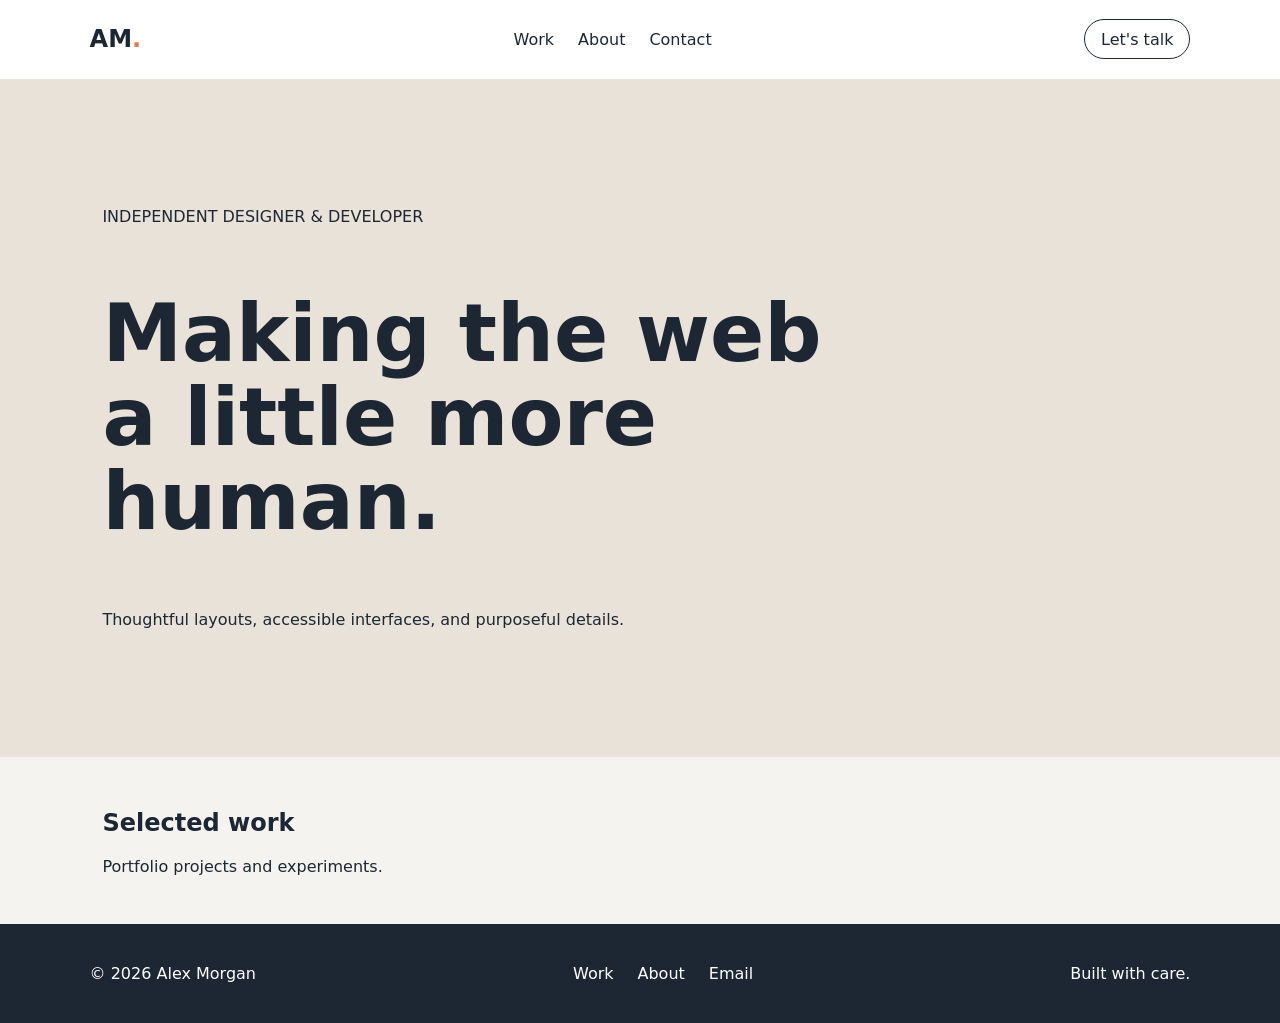
<file: P10_Advanced-Flexbox/index.html>
<!doctype html>
<html lang="en">
<head>
  <meta charset="UTF-8">
  <meta name="viewport" content="width=device-width, initial-scale=1.0">
  <title>Portfolio Header and Footer with Advanced Flexbox</title>
  <link rel="stylesheet" href="style.css">
</head>
<body>
<header class="header"><a class="brand" href="#">AM<span>.</span></a><nav><a href="#work">Work</a><a href="#about">About</a><a href="#contact">Contact</a></nav><a class="hire" href="mailto:alex@example.com">Let's talk</a></header>
<main><section class="intro"><p>INDEPENDENT DESIGNER & DEVELOPER</p><h1>Making the web a little more human.</h1><p>Thoughtful layouts, accessible interfaces, and purposeful details.</p></section><section id="work"><h2>Selected work</h2><p>Portfolio projects and experiments.</p></section></main>
<footer class="footer"><p>© 2026 Alex Morgan</p><nav><a href="#work">Work</a><a href="#about">About</a><a href="mailto:alex@example.com">Email</a></nav><p>Built with care.</p></footer>
</body>
</html>
</file>
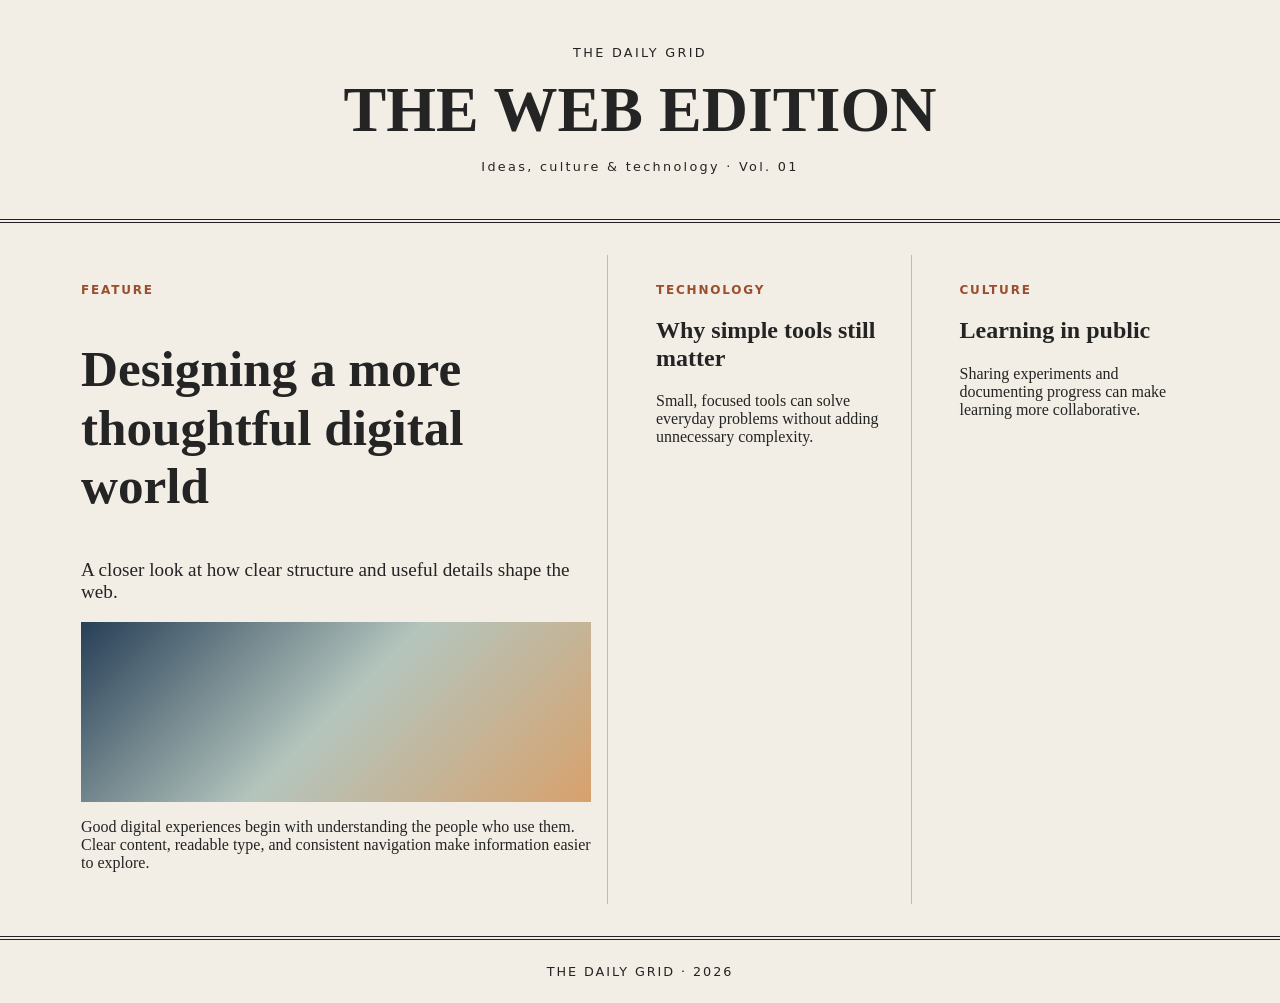
<file: P11_Newspaper-CSS-Grid/index.html>
<!doctype html>
<html lang="en">
<head>
  <meta charset="UTF-8">
  <meta name="viewport" content="width=device-width, initial-scale=1.0">
  <title>Newspaper Three-Column CSS Grid</title>
  <link rel="stylesheet" href="style.css">
</head>
<body>
<header class="masthead"><p>THE DAILY GRID</p><h1>THE WEB EDITION</h1><p>Ideas, culture & technology · Vol. 01</p></header>
<main class="newspaper"><article class="lead"><p class="kicker">FEATURE</p><h2>Designing a more thoughtful digital world</h2><p class="summary">A closer look at how clear structure and useful details shape the web.</p><div class="art"></div><p>Good digital experiences begin with understanding the people who use them. Clear content, readable type, and consistent navigation make information easier to explore.</p></article>
<article><p class="kicker">TECHNOLOGY</p><h2>Why simple tools still matter</h2><p>Small, focused tools can solve everyday problems without adding unnecessary complexity.</p></article>
<article><p class="kicker">CULTURE</p><h2>Learning in public</h2><p>Sharing experiments and documenting progress can make learning more collaborative.</p></article></main><footer>THE DAILY GRID · 2026</footer>
</body>
</html>
</file>
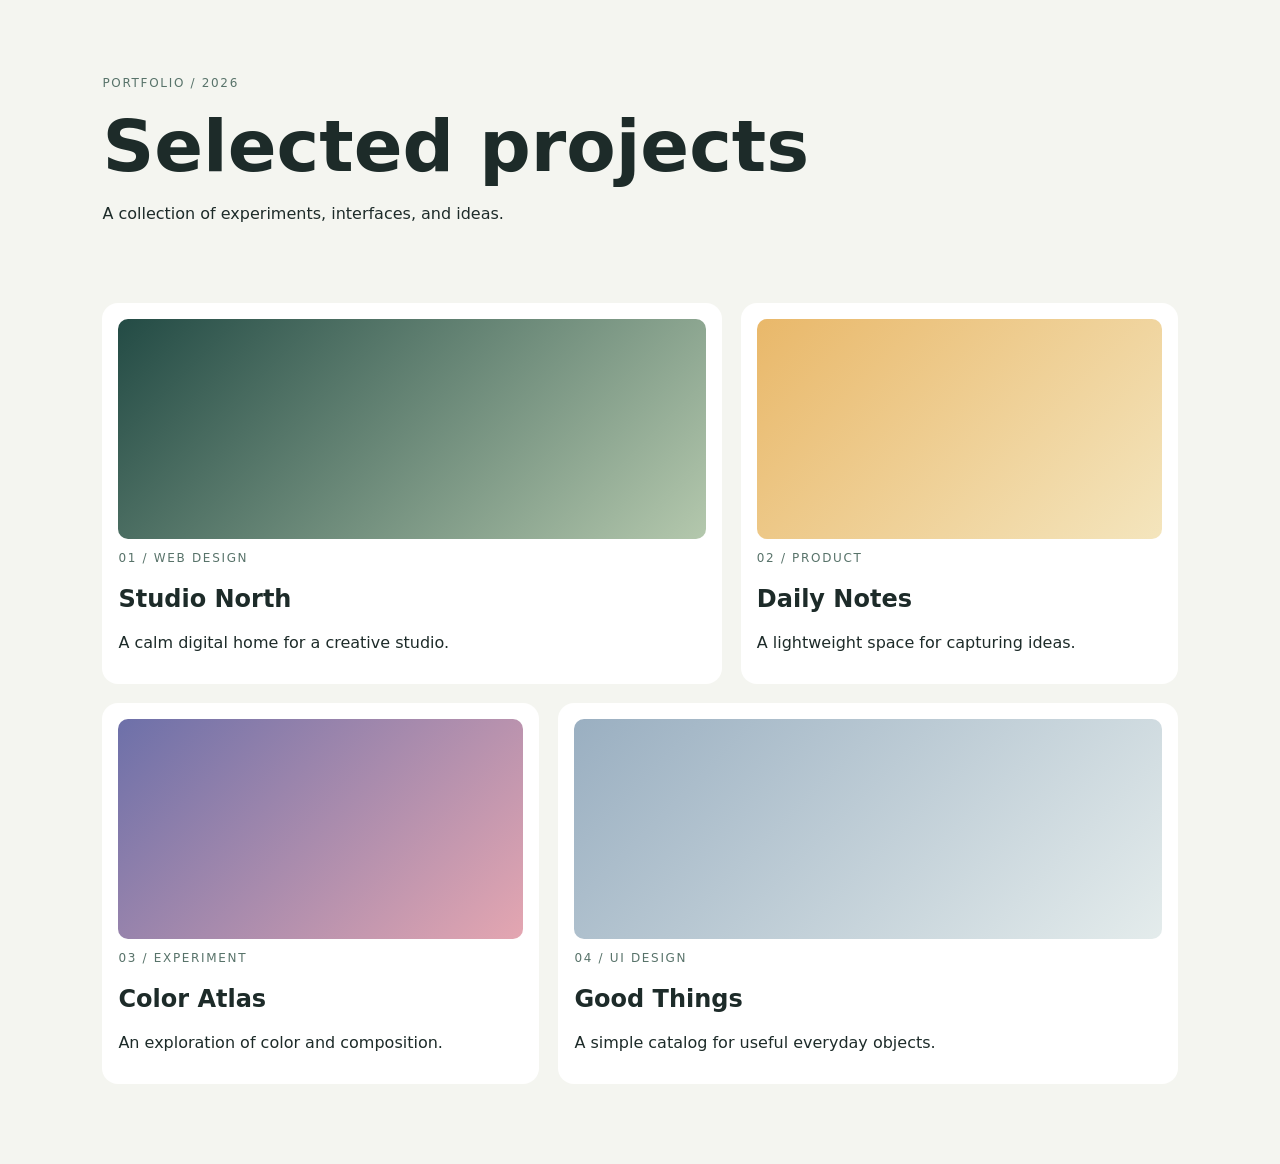
<file: P12_Portfolio-Projects-Grid/index.html>
<!doctype html>
<html lang="en">
<head>
  <meta charset="UTF-8">
  <meta name="viewport" content="width=device-width, initial-scale=1.0">
  <title>Portfolio Projects Grid with Advanced CSS Grid</title>
  <link rel="stylesheet" href="style.css">
</head>
<body>
<header class="intro"><p>PORTFOLIO / 2026</p><h1>Selected projects</h1><p>A collection of experiments, interfaces, and ideas.</p></header>
<main class="project-grid"><article class="project project-one"><div class="visual visual-one"></div><p>01 / WEB DESIGN</p><h2>Studio North</h2><p>A calm digital home for a creative studio.</p></article>
<article class="project project-two"><div class="visual visual-two"></div><p>02 / PRODUCT</p><h2>Daily Notes</h2><p>A lightweight space for capturing ideas.</p></article>
<article class="project project-three"><div class="visual visual-three"></div><p>03 / EXPERIMENT</p><h2>Color Atlas</h2><p>An exploration of color and composition.</p></article>
<article class="project project-four"><div class="visual visual-four"></div><p>04 / UI DESIGN</p><h2>Good Things</h2><p>A simple catalog for useful everyday objects.</p></article></main>
</body>
</html>
</file>
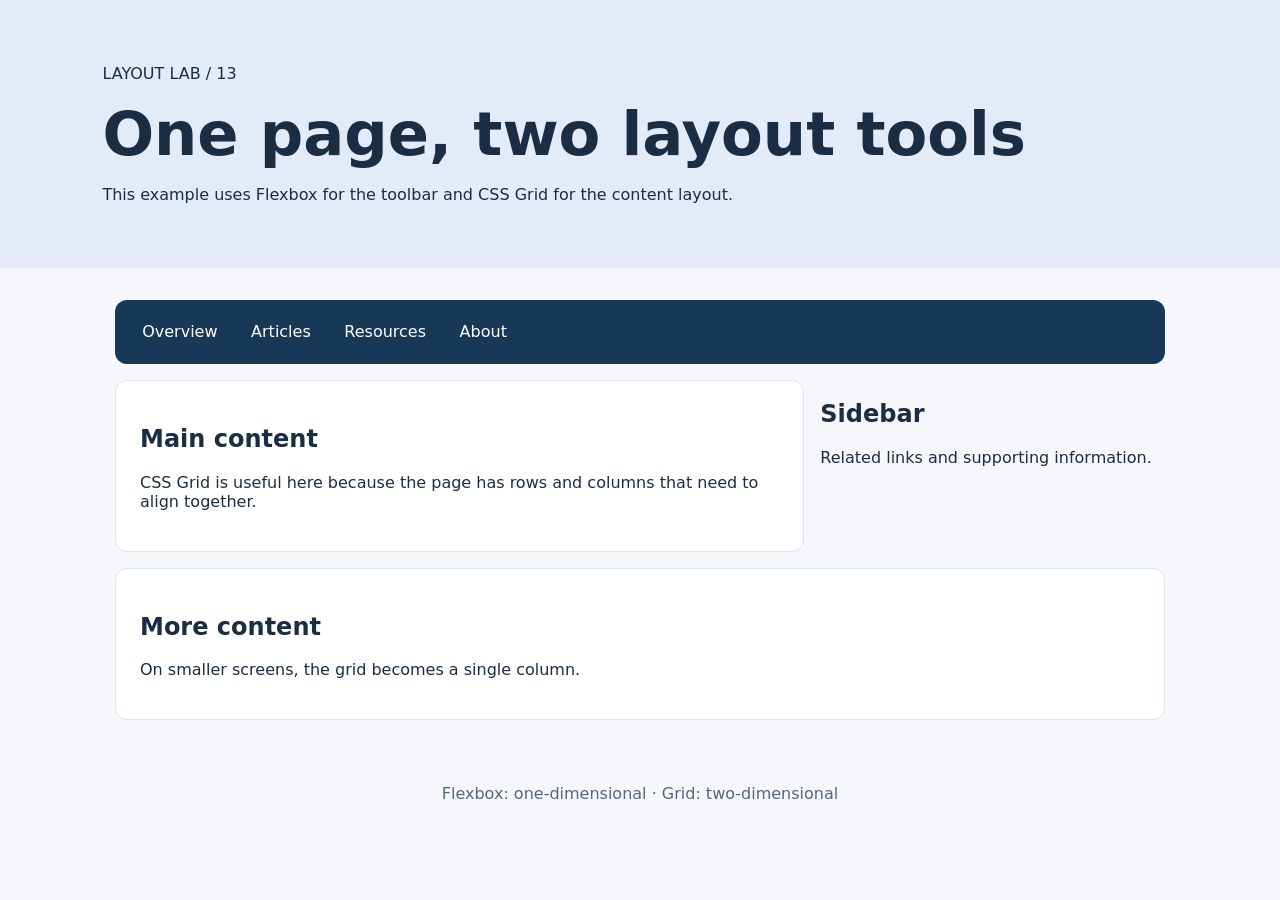
<file: P13_Flexbox-vs-Grid/index.html>
<!doctype html>
<html lang="en">
<head>
  <meta charset="UTF-8">
  <meta name="viewport" content="width=device-width, initial-scale=1.0">
  <title>Choosing between Flexbox and Grid</title>
  <link rel="stylesheet" href="style.css">
</head>
<body>
<header><p>LAYOUT LAB / 13</p><h1>One page, two layout tools</h1><p>This example uses Flexbox for the toolbar and CSS Grid for the content layout.</p></header>
<main><nav class="toolbar"><a href="#">Overview</a><a href="#">Articles</a><a href="#">Resources</a><a href="#">About</a></nav>
<section class="layout"><article class="main-card"><h2>Main content</h2><p>CSS Grid is useful here because the page has rows and columns that need to align together.</p></article><aside class="side-card"><h2>Sidebar</h2><p>Related links and supporting information.</p></aside><article class="bottom-card"><h2>More content</h2><p>On smaller screens, the grid becomes a single column.</p></article></section></main>
<footer>Flexbox: one-dimensional · Grid: two-dimensional</footer>
</body>
</html>
</file>
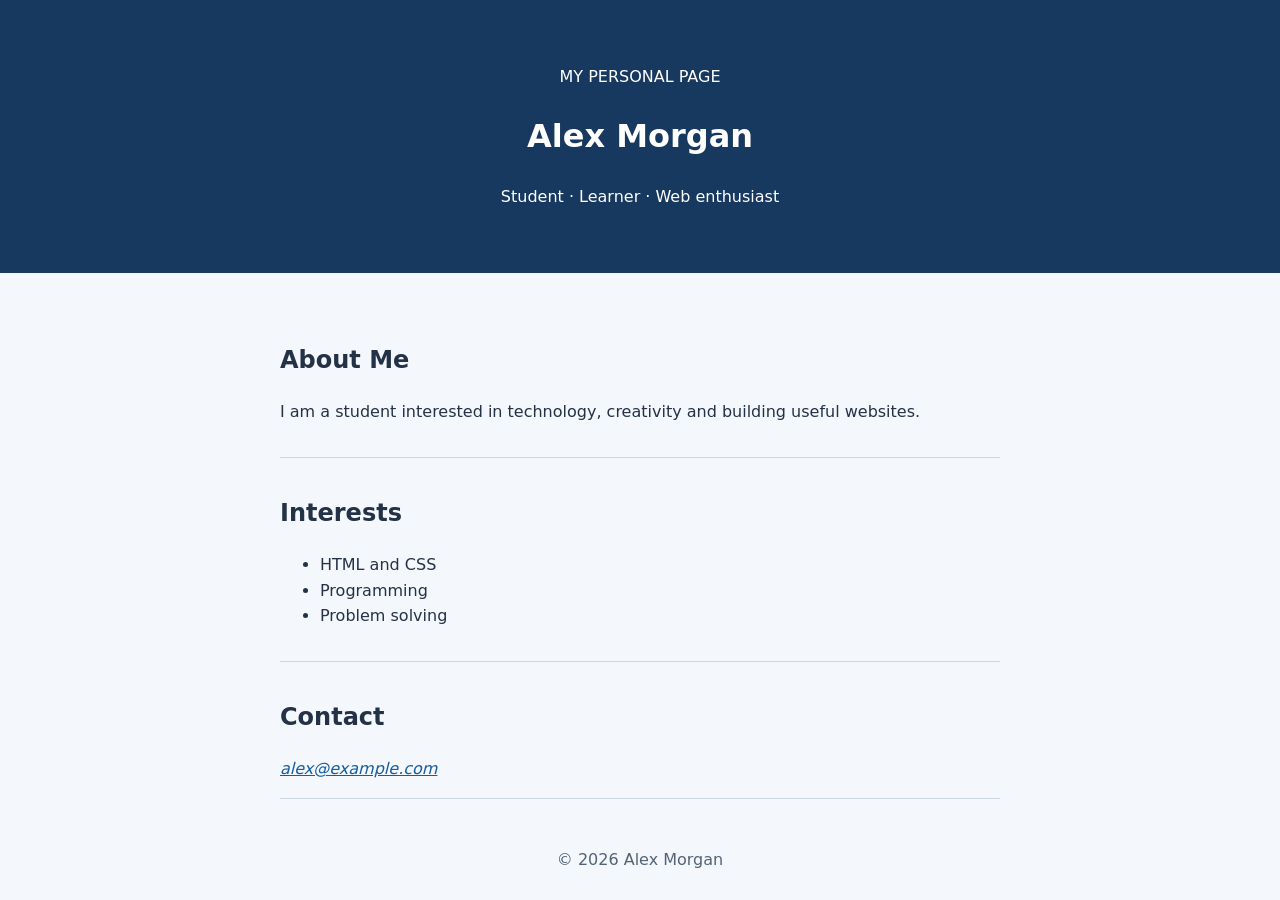
<file: P5_Semantic-Bio-Page/index.html>
<!doctype html>
<html lang="en">
<head>
  <meta charset="UTF-8">
  <meta name="viewport" content="width=device-width, initial-scale=1.0">
  <title>Semantic Bio Page</title>
  <link rel="stylesheet" href="style.css">
</head>
<body>
<header><p>MY PERSONAL PAGE</p><h1>Alex Morgan</h1><p>Student · Learner · Web enthusiast</p></header>
<main>
  <section aria-labelledby="about"><h2 id="about">About Me</h2><p>I am a student interested in technology, creativity and building useful websites.</p></section>
  <section aria-labelledby="interests"><h2 id="interests">Interests</h2><ul><li>HTML and CSS</li><li>Programming</li><li>Problem solving</li></ul></section>
  <section aria-labelledby="contact"><h2 id="contact">Contact</h2><address><a href="mailto:alex@example.com">alex@example.com</a></address></section>
</main><footer>© 2026 Alex Morgan</footer>
</body>
</html>
</file>
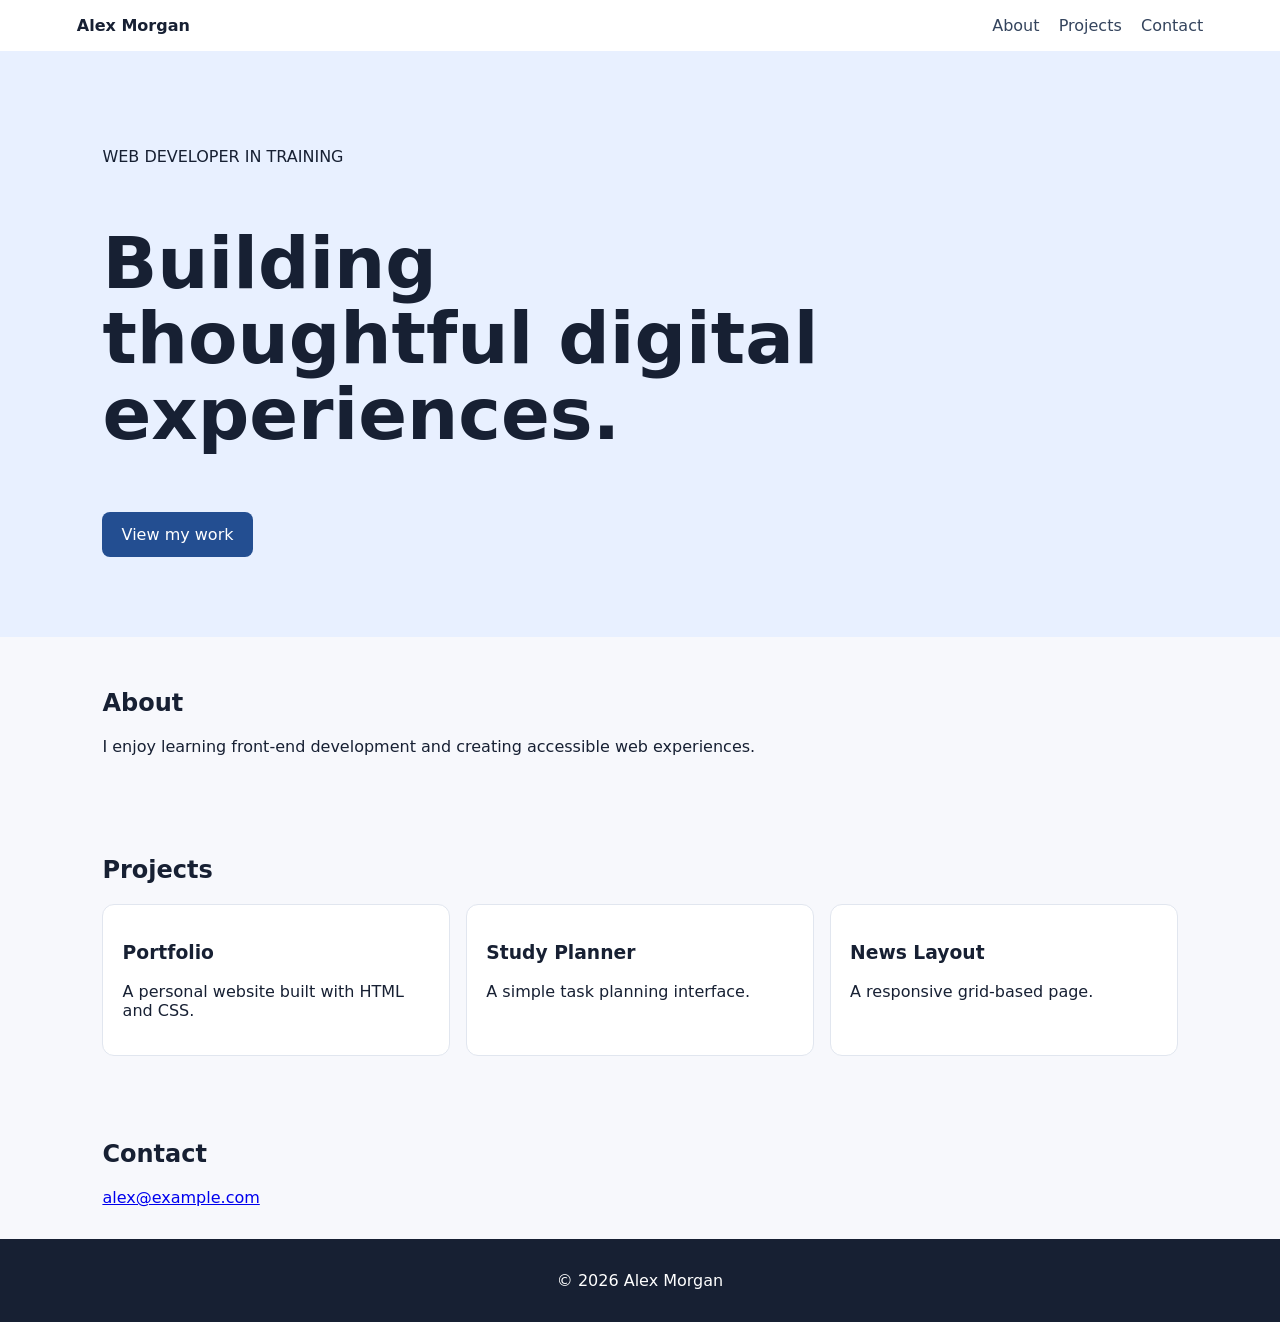
<file: P6_Portfolio-HTML/index.html>
<!doctype html>
<html lang="en">
<head>
  <meta charset="UTF-8">
  <meta name="viewport" content="width=device-width, initial-scale=1.0">
  <title>Full Portfolio Page</title>
  <link rel="stylesheet" href="style.css">
</head>
<body>
<header class="site-header"><a class="brand" href="#">Alex Morgan</a><nav aria-label="Main navigation"><a href="#about">About</a><a href="#projects">Projects</a><a href="#contact">Contact</a></nav></header>
<main>
<section class="hero"><p>WEB DEVELOPER IN TRAINING</p><h1>Building thoughtful digital experiences.</h1><a class="button" href="#projects">View my work</a></section>
<section id="about"><h2>About</h2><p>I enjoy learning front-end development and creating accessible web experiences.</p></section>
<section id="projects"><h2>Projects</h2><div class="cards"><article><h3>Portfolio</h3><p>A personal website built with HTML and CSS.</p></article><article><h3>Study Planner</h3><p>A simple task planning interface.</p></article><article><h3>News Layout</h3><p>A responsive grid-based page.</p></article></div></section>
<section id="contact"><h2>Contact</h2><a href="mailto:alex@example.com">alex@example.com</a></section>
</main><footer>© 2026 Alex Morgan</footer>
</body>
</html>
</file>
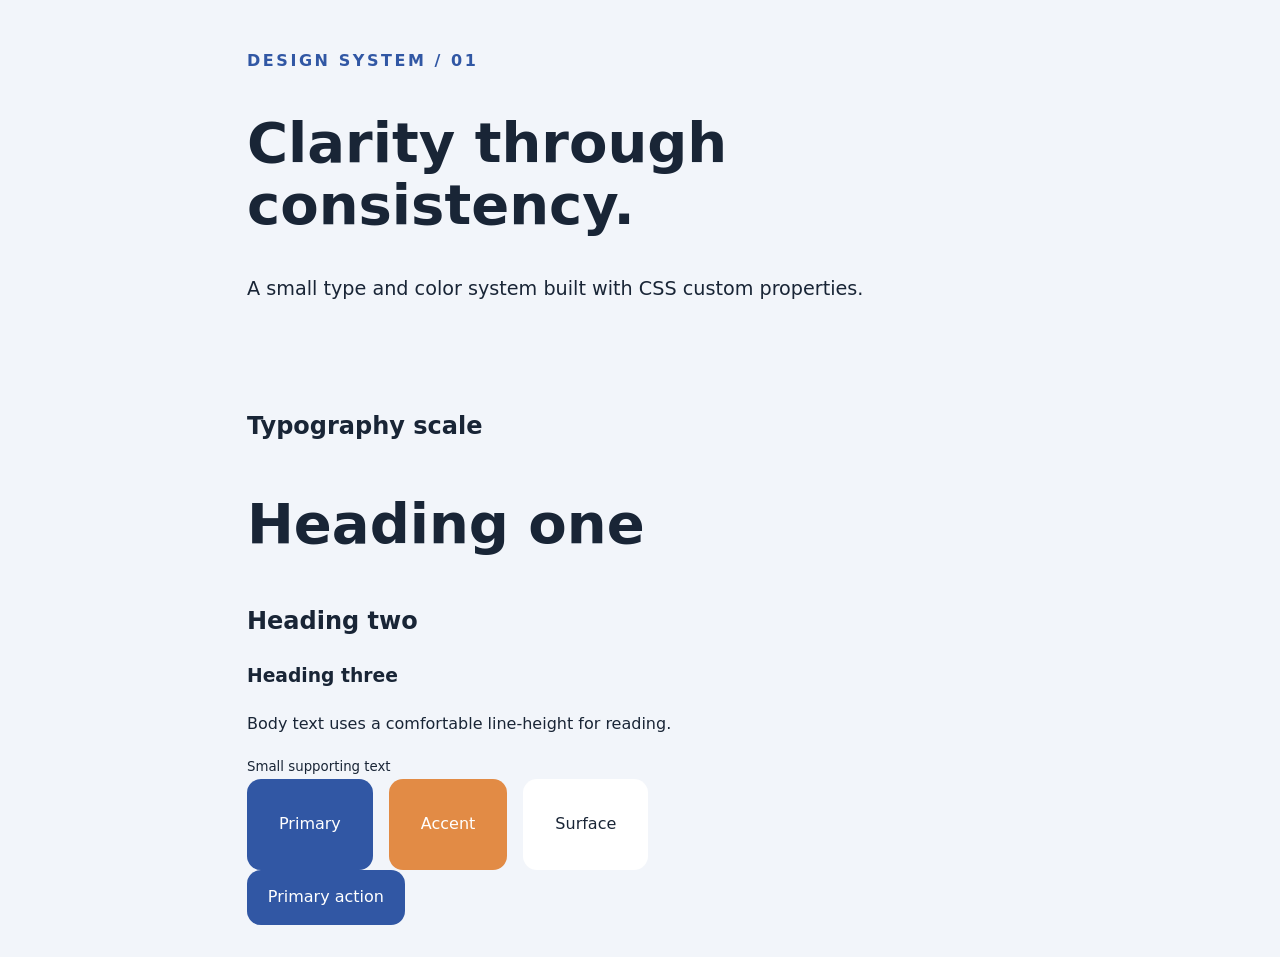
<file: P7_CSS-Design-Tokens/index.html>
<!doctype html>
<html lang="en">
<head>
  <meta charset="UTF-8">
  <meta name="viewport" content="width=device-width, initial-scale=1.0">
  <title>CSS Design Tokens and Typography</title>
  <link rel="stylesheet" href="style.css">
</head>
<body>
<header><p class="eyebrow">DESIGN SYSTEM / 01</p><h1>Clarity through consistency.</h1><p class="lead">A small type and color system built with CSS custom properties.</p></header>
<main><section><h2>Typography scale</h2><h1>Heading one</h1><h2>Heading two</h2><h3>Heading three</h3><p>Body text uses a comfortable line-height for reading.</p><small>Small supporting text</small></section>
<section class="swatches"><div>Primary</div><div>Accent</div><div>Surface</div></section><button>Primary action</button></main>
</body>
</html>
</file>
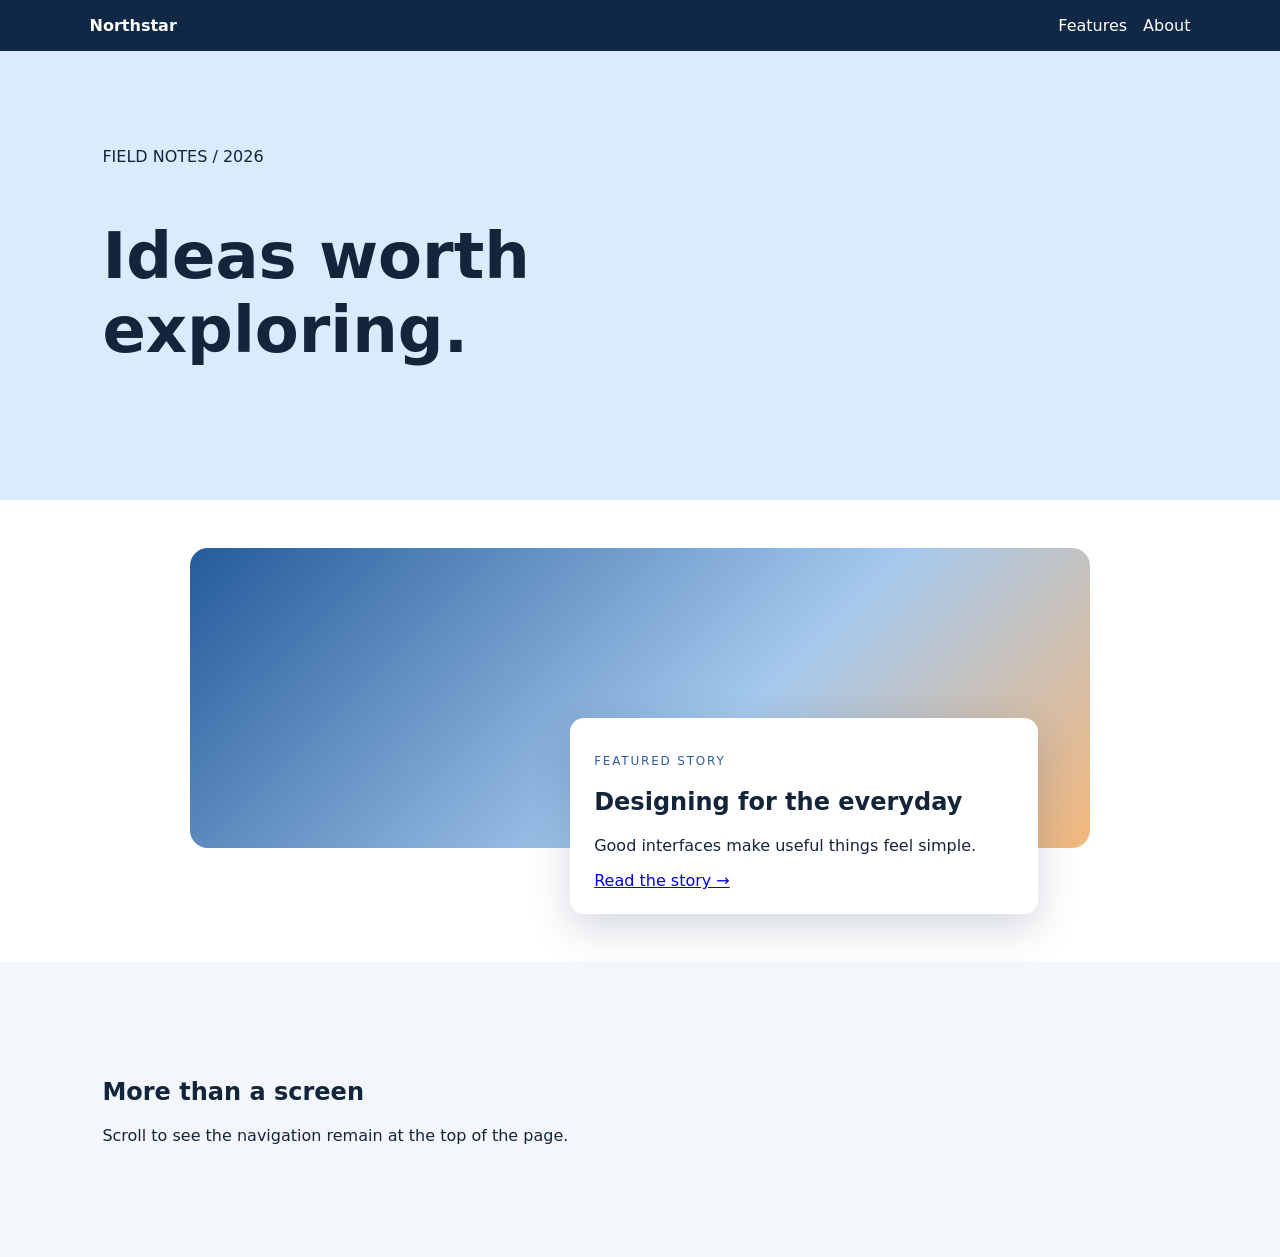
<file: P8_Sticky-Navbar-Card-Overlay/index.html>
<!doctype html>
<html lang="en">
<head>
  <meta charset="UTF-8">
  <meta name="viewport" content="width=device-width, initial-scale=1.0">
  <title>Sticky Navbar and Card Overlay</title>
  <link rel="stylesheet" href="style.css">
</head>
<body>
<nav class="navbar"><strong>Northstar</strong><div><a href="#features">Features</a><a href="#about">About</a></div></nav>
<main><section class="cover"><p>FIELD NOTES / 2026</p><h1>Ideas worth exploring.</h1></section>
<section id="features" class="feature"><div class="photo" role="img" aria-label="Abstract blue gradient artwork"></div><article class="overlay"><p class="tag">FEATURED STORY</p><h2>Designing for the everyday</h2><p>Good interfaces make useful things feel simple.</p><a href="#about">Read the story →</a></article></section>
<section id="about" class="long"><h2>More than a screen</h2><p>Scroll to see the navigation remain at the top of the page.</p></section></main>
</body>
</html>
</file>
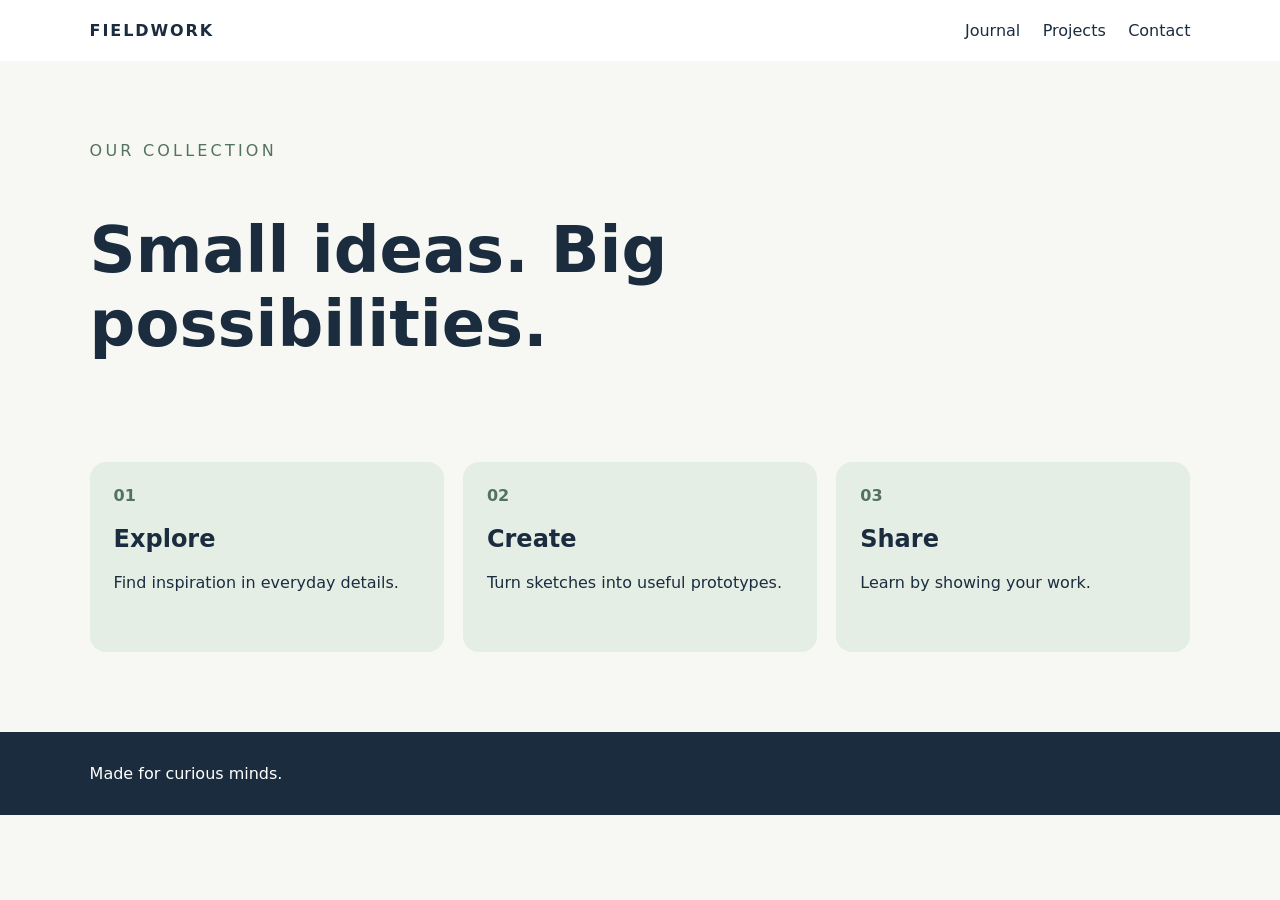
<file: P9_Responsive-Navbar-Flexbox/index.html>
<!doctype html>
<html lang="en">
<head>
  <meta charset="UTF-8">
  <meta name="viewport" content="width=device-width, initial-scale=1.0">
  <title>Responsive Navbar and Card Grid with Flexbox</title>
  <link rel="stylesheet" href="style.css">
</head>
<body>
<header class="top"><a class="logo" href="#">FIELDWORK</a><nav><a href="#journal">Journal</a><a href="#projects">Projects</a><a href="#contact">Contact</a></nav></header>
<main><section class="heading"><p>OUR COLLECTION</p><h1>Small ideas. Big possibilities.</h1></section>
<section id="projects" class="cards"><article><span>01</span><h2>Explore</h2><p>Find inspiration in everyday details.</p></article><article><span>02</span><h2>Create</h2><p>Turn sketches into useful prototypes.</p></article><article><span>03</span><h2>Share</h2><p>Learn by showing your work.</p></article></section></main><footer id="contact">Made for curious minds.</footer>
</body>
</html>
</file>
<file: P10_Advanced-Flexbox/style.css>
:root{font-family:system-ui,sans-serif;color:#1c2733;background:#f5f3ef}*{box-sizing:border-box}body{margin:0;min-height:100vh;display:flex;flex-direction:column}
.header{display:flex;align-items:center;justify-content:space-between;gap:2rem;padding:1.2rem 7%;background:white}
.brand{font-size:1.5rem;font-weight:900;text-decoration:none;color:inherit}.brand span{color:#e27a50}
.header nav,.footer nav{display:flex;gap:1.5rem}.header a,.footer a{color:inherit;text-decoration:none}
.hire{border:1px solid #1c2733;padding:.6rem 1rem;border-radius:99px}.intro{padding:7rem 8%;background:#e8e2d8}
.intro h1{font-size:clamp(2.5rem,7vw,5rem);max-width:800px;line-height:1.05}main{flex:1}#work{padding:2rem 8%}
.footer{display:flex;align-items:center;justify-content:space-between;gap:1rem;flex-wrap:wrap;padding:1.5rem 7%;background:#1c2733;color:white}
@media(max-width:650px){.header{flex-wrap:wrap}.header nav{order:3;width:100%;justify-content:space-between}.footer{flex-direction:column;align-items:flex-start}}
</file>
<file: P11_Newspaper-CSS-Grid/style.css>
:root{font-family:Georgia,serif;color:#242424;background:#f2eee5}body{margin:0}
.masthead{text-align:center;padding:2rem 1rem;border-bottom:4px double #222}.masthead p{letter-spacing:.18em;font:.8rem system-ui}.masthead h1{font-size:clamp(2rem,6vw,4rem);margin:.2rem}
.newspaper{max-width:1150px;margin:2rem auto;padding:0 1.5rem;display:grid;grid-template-columns:2fr 1fr 1fr;gap:2rem}
.newspaper article{padding:1rem;border-right:1px solid #bbb}.newspaper article:last-child{border:0}.lead h2{font-size:clamp(2rem,4vw,3.5rem);line-height:1.05}
.newspaper h2{line-height:1.15}.kicker{font:700 .75rem system-ui;letter-spacing:.15em;color:#9a4e2d}.summary{font-size:1.2rem}
.art{height:180px;background:linear-gradient(135deg,#273f57,#b4c5bd,#d8a16c);margin:1rem 0}
footer{text-align:center;padding:1.5rem;border-top:4px double #222;font:.8rem system-ui;letter-spacing:.15em}
@media(max-width:750px){.newspaper{grid-template-columns:1fr}.newspaper article{border-right:0;border-bottom:1px solid #bbb}}
</file>
<file: P12_Portfolio-Projects-Grid/style.css>
:root{font-family:system-ui,sans-serif;color:#1d2b29;background:#f4f5f0}*{box-sizing:border-box}body{margin:0}
.intro{padding:4rem 8% 2rem}.intro>p:first-child,.project>p:first-of-type{letter-spacing:.14em;font-size:.75rem;color:#58736a}
.intro h1{font-size:clamp(2.5rem,6vw,4.5rem);margin:.2em 0}
.project-grid{display:grid;grid-template-columns:repeat(12,1fr);gap:1.2rem;padding:2rem 8% 5rem}
.project{background:white;padding:1rem;border-radius:16px;min-width:0}.project-one{grid-column:span 7}.project-two{grid-column:span 5}.project-three{grid-column:span 5}.project-four{grid-column:span 7}
.visual{height:220px;border-radius:10px}.visual-one{background:linear-gradient(135deg,#234b45,#b4c8ad)}.visual-two{background:linear-gradient(135deg,#e9b86a,#f4e5bd)}.visual-three{background:linear-gradient(135deg,#6d70a9,#e4a6b1)}.visual-four{background:linear-gradient(135deg,#9aafc1,#e4ecec)}
@media(max-width:700px){.project-grid{grid-template-columns:1fr}.project-one,.project-two,.project-three,.project-four{grid-column:1}.visual{height:180px}}
</file>
<file: P13_Flexbox-vs-Grid/style.css>
:root{font-family:system-ui,sans-serif;color:#1b2d42;background:#f5f7fb}body{margin:0}
header{padding:3rem 8%;background:#e2ebf7}header h1{font-size:clamp(2rem,5vw,3.8rem);margin:.2em 0}
main{max-width:1050px;margin:2rem auto;padding:0 1.2rem}
.toolbar{display:flex;gap:.7rem;flex-wrap:wrap;background:#183858;padding:1rem;border-radius:12px}
.toolbar a{color:white;text-decoration:none;padding:.4rem .7rem}
.layout{display:grid;grid-template-columns:2fr 1fr;grid-template-areas:"main side" "bottom bottom";gap:1rem;margin-top:1rem}
.main-card{grid-area:main}.side-card{grid-area:side}.bottom-card{grid-area:bottom}
.layout article{background:white;padding:1.5rem;border:1px solid #dce4ee;border-radius:12px}
footer{text-align:center;padding:2rem;color:#53677e}
@media(max-width:650px){.layout{grid-template-columns:1fr;grid-template-areas:"main" "side" "bottom"}}
</file>
<file: P5_Semantic-Bio-Page/style.css>
body{margin:0;font:16px/1.6 system-ui,sans-serif;color:#243247;background:#f4f7fb}
header{padding:3rem 1rem;text-align:center;background:#17385f;color:white}
main{max-width:720px;margin:2rem auto;padding:0 1.2rem}
section{padding:1rem 0;border-bottom:1px solid #ccd6e2}
a{color:#145da0}footer{text-align:center;padding:1rem;color:#536477}
</file>
<file: P6_Portfolio-HTML/style.css>
:root{font-family:system-ui,sans-serif;color:#172033;background:#f7f8fc}*{box-sizing:border-box}body{margin:0}
.site-header{display:flex;justify-content:space-between;align-items:center;padding:1rem 6%;background:white}
.brand{font-weight:800;color:#172033;text-decoration:none}nav{display:flex;gap:1.2rem}nav a{color:#34445d;text-decoration:none}
.hero{padding:5rem 8%;background:#e8f0ff}.hero h1{max-width:720px;font-size:clamp(2.4rem,6vw,4.5rem);line-height:1.05}
.button{display:inline-block;padding:.8rem 1.2rem;background:#234e91;color:white;border-radius:8px;text-decoration:none}
main>section:not(.hero){padding:2rem 8%}.cards{display:grid;grid-template-columns:repeat(3,1fr);gap:1rem}
article{background:white;padding:1.2rem;border:1px solid #e1e6ef;border-radius:12px}
footer{text-align:center;padding:2rem;background:#172033;color:white}
@media(max-width:650px){.site-header{align-items:flex-start;gap:1rem;flex-direction:column}.cards{grid-template-columns:1fr}}
</file>
<file: P7_CSS-Design-Tokens/style.css>
:root{--ink:#192536;--primary:#3157a4;--accent:#e28b45;--surface:#f2f5fa;--space-1:.5rem;--space-2:1rem;--space-3:2rem;--radius:14px;--step-1:clamp(2rem,5vw,3.5rem)}
*{box-sizing:border-box}body{margin:0;background:var(--surface);color:var(--ink);font-family:system-ui,sans-serif;line-height:1.65}
header,main{max-width:850px;margin:auto;padding:var(--space-3)}h1{font-size:var(--step-1);line-height:1.1}
.eyebrow{color:var(--primary);letter-spacing:.16em;font-weight:700}.lead{font-size:1.2rem}
.swatches{display:flex;gap:var(--space-2);flex-wrap:wrap}.swatches div{padding:2rem;border-radius:var(--radius);background:var(--primary);color:white}
.swatches div:nth-child(2){background:var(--accent)}.swatches div:nth-child(3){background:white;color:var(--ink)}
button{background:var(--primary);color:white;border:0;border-radius:var(--radius);padding:.9rem 1.3rem;font:inherit}
</file>
<file: P8_Sticky-Navbar-Card-Overlay/style.css>
:root{font-family:system-ui,sans-serif;color:#14243a}body{margin:0}
.navbar{position:sticky;top:0;z-index:10;background:#102846;color:white;padding:1rem 7%;display:flex;justify-content:space-between}
.navbar a{color:white;margin-left:1rem;text-decoration:none}.cover{padding:5rem 8%;background:#dceaff;min-height:260px}
.cover h1{font-size:clamp(2.5rem,6vw,4rem);max-width:600px}.feature{position:relative;max-width:900px;margin:3rem auto;padding:0 1.5rem;min-height:350px}
.photo{height:300px;border-radius:18px;background:linear-gradient(135deg,#245b9b,#a5c9ed 60%,#f3b77b)}
.overlay{position:absolute;right:8%;bottom:-1rem;width:min(420px,80%);background:white;padding:1.5rem;border-radius:14px;box-shadow:0 14px 40px #18315330}
.tag{color:#315e9b;font-size:.75rem;letter-spacing:.15em}.long{padding:6rem 8%;background:#f3f6fa;margin-top:4rem}
</file>
<file: P9_Responsive-Navbar-Flexbox/style.css>
:root{font-family:system-ui,sans-serif;color:#1b2c3f;background:#f7f8f4}*{box-sizing:border-box}body{margin:0}
.top{display:flex;justify-content:space-between;align-items:center;padding:1.3rem 7%;background:white}
.logo{font-weight:900;letter-spacing:.12em;text-decoration:none;color:inherit}.top nav{display:flex;gap:1.4rem}.top nav a{color:inherit;text-decoration:none}
.heading{padding:4rem 7% 2rem}.heading p{letter-spacing:.2em;color:#52735d}.heading h1{font-size:clamp(2.2rem,5vw,4rem);max-width:650px}
.cards{display:flex;gap:1.2rem;padding:1rem 7% 5rem;flex-wrap:wrap}.cards article{flex:1 1 220px;background:#e5eee5;padding:1.5rem;border-radius:16px;min-height:190px}
.cards span{color:#52735d;font-weight:700}footer{padding:2rem 7%;background:#1b2c3f;color:white}
@media(max-width:600px){.top{align-items:flex-start;flex-direction:column;gap:1rem}.top nav{flex-wrap:wrap;gap:.8rem}.cards{flex-direction:column}}
</file>
